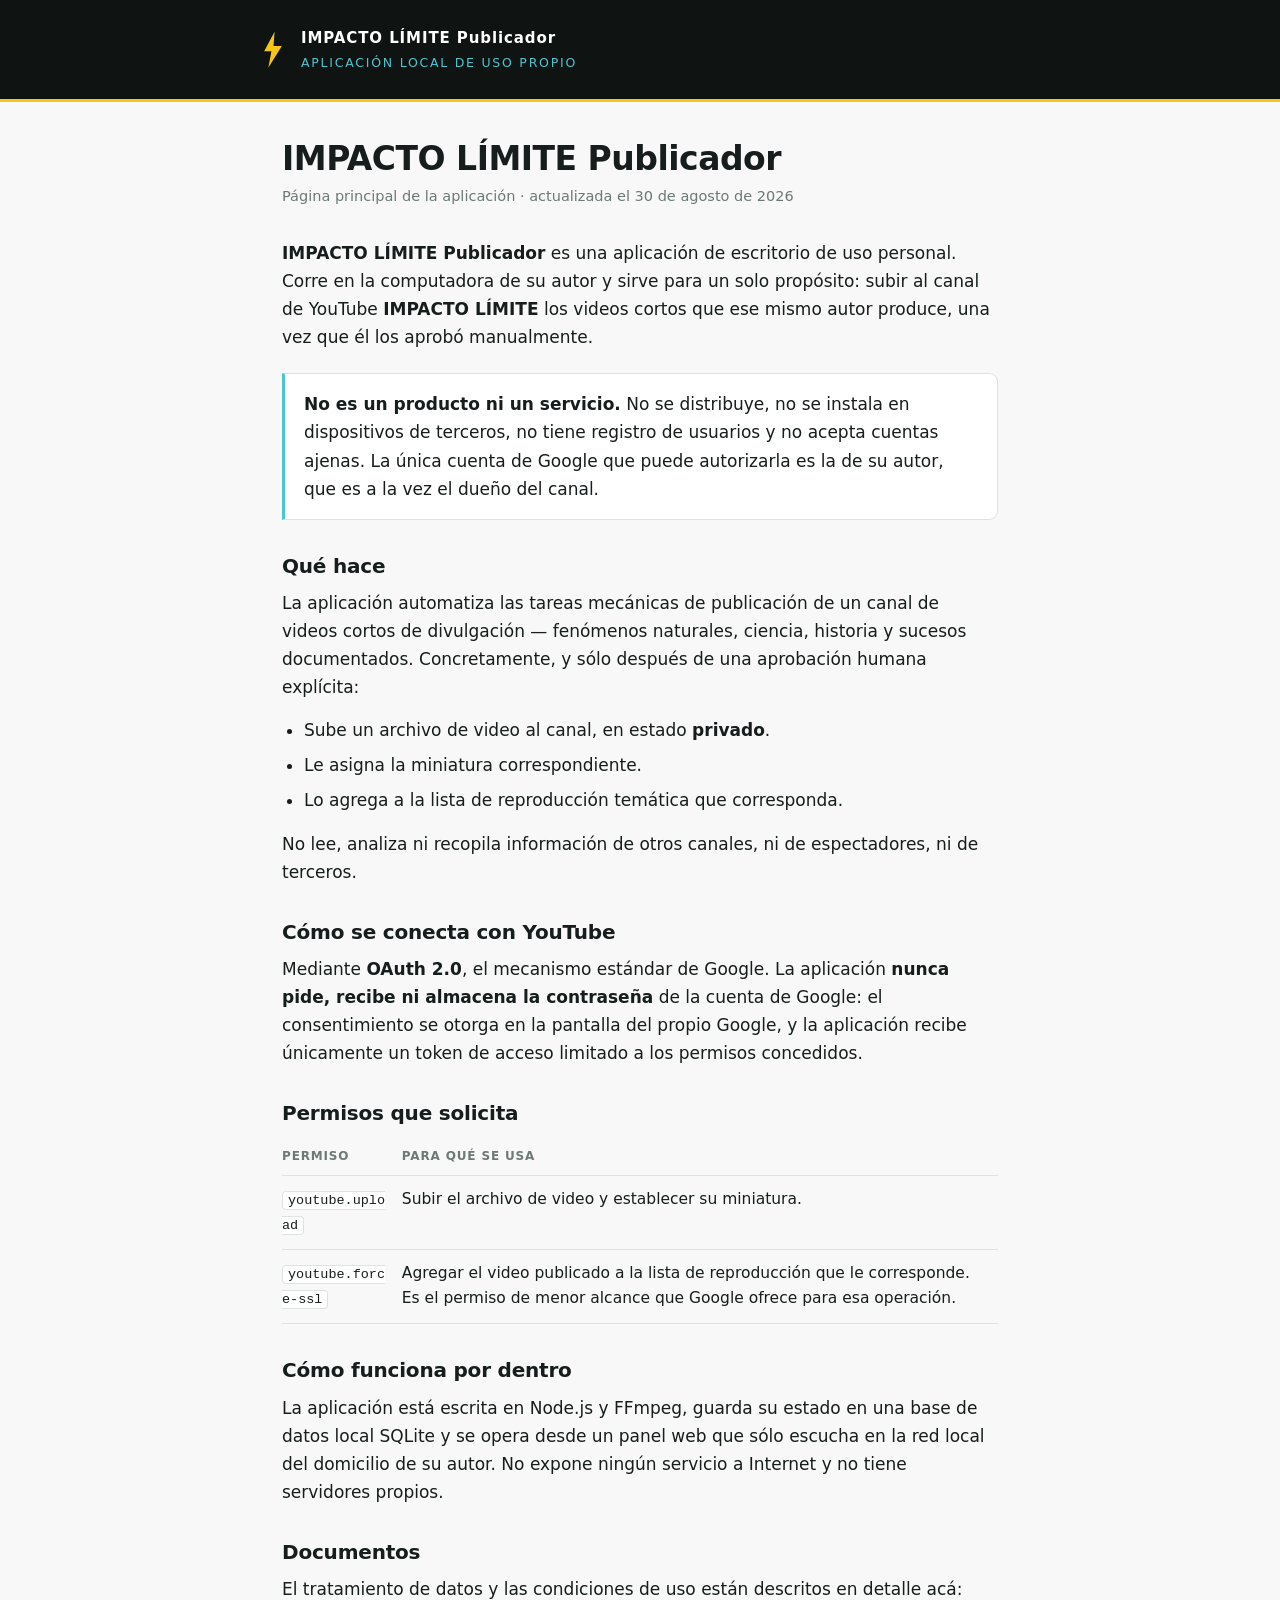
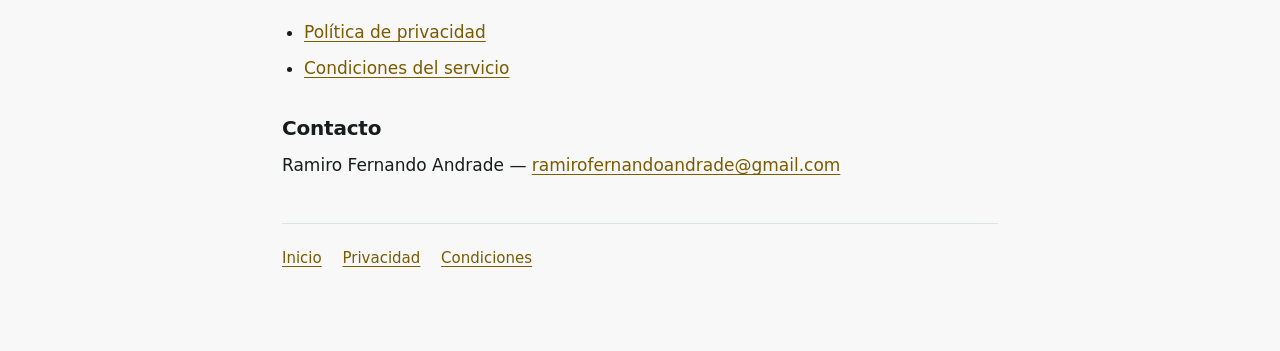
<file: index.html>
<!DOCTYPE html>
<html lang="es">
<head>
<meta charset="utf-8">
<meta name="viewport" content="width=device-width, initial-scale=1">
<title>IMPACTO LÍMITE Publicador</title>
<meta name="description" content="Aplicación local de uso propio que publica videos en el canal de YouTube IMPACTO LÍMITE mediante OAuth 2.0.">
<link rel="stylesheet" href="estilo.css">
</head>
<body>

<header class="marca">
  <div class="marca-int">
    <div class="rayo" aria-hidden="true"></div>
    <div class="marca-txt">IMPACTO LÍMITE Publicador<span>Aplicación local de uso propio</span></div>
  </div>
</header>

<main>
  <h1>IMPACTO LÍMITE Publicador</h1>
  <p class="fecha">Página principal de la aplicación · actualizada el 30 de agosto de 2026</p>

  <p><strong>IMPACTO LÍMITE Publicador</strong> es una aplicación de escritorio de uso personal.
  Corre en la computadora de su autor y sirve para un solo propósito: subir al canal de YouTube
  <strong>IMPACTO LÍMITE</strong> los videos cortos que ese mismo autor produce, una vez que él los
  aprobó manualmente.</p>

  <div class="destacado">
    <p><strong>No es un producto ni un servicio.</strong> No se distribuye, no se instala en
    dispositivos de terceros, no tiene registro de usuarios y no acepta cuentas ajenas. La única
    cuenta de Google que puede autorizarla es la de su autor, que es a la vez el dueño del canal.</p>
  </div>

  <h2>Qué hace</h2>
  <p>La aplicación automatiza las tareas mecánicas de publicación de un canal de videos cortos de
  divulgación — fenómenos naturales, ciencia, historia y sucesos documentados. Concretamente, y
  sólo después de una aprobación humana explícita:</p>
  <ul>
    <li>Sube un archivo de video al canal, en estado <strong>privado</strong>.</li>
    <li>Le asigna la miniatura correspondiente.</li>
    <li>Lo agrega a la lista de reproducción temática que corresponda.</li>
  </ul>
  <p>No lee, analiza ni recopila información de otros canales, ni de espectadores, ni de terceros.</p>

  <h2>Cómo se conecta con YouTube</h2>
  <p>Mediante <strong>OAuth 2.0</strong>, el mecanismo estándar de Google. La aplicación
  <strong>nunca pide, recibe ni almacena la contraseña</strong> de la cuenta de Google: el
  consentimiento se otorga en la pantalla del propio Google, y la aplicación recibe únicamente un
  token de acceso limitado a los permisos concedidos.</p>

  <h2>Permisos que solicita</h2>
  <div class="tabla-cont">
    <table>
      <thead><tr><th>Permiso</th><th>Para qué se usa</th></tr></thead>
      <tbody>
        <tr>
          <td><code>youtube.upload</code></td>
          <td>Subir el archivo de video y establecer su miniatura.</td>
        </tr>
        <tr>
          <td><code>youtube.force-ssl</code></td>
          <td>Agregar el video publicado a la lista de reproducción que le corresponde. Es el
          permiso de menor alcance que Google ofrece para esa operación.</td>
        </tr>
      </tbody>
    </table>
  </div>

  <h2>Cómo funciona por dentro</h2>
  <p>La aplicación está escrita en Node.js y FFmpeg, guarda su estado en una base de datos local
  SQLite y se opera desde un panel web que sólo escucha en la red local del domicilio de su autor.
  No expone ningún servicio a Internet y no tiene servidores propios.</p>

  <h2>Documentos</h2>
  <p>El tratamiento de datos y las condiciones de uso están descritos en detalle acá:</p>
  <ul>
    <li><a href="privacidad.html">Política de privacidad</a></li>
    <li><a href="terminos.html">Condiciones del servicio</a></li>
  </ul>

  <h2>Contacto</h2>
  <p>Ramiro Fernando Andrade — <a href="mailto:ramirofernandoandrade@gmail.com">ramirofernandoandrade@gmail.com</a></p>

  <nav class="pie">
    <a href="index.html">Inicio</a>
    <a href="privacidad.html">Privacidad</a>
    <a href="terminos.html">Condiciones</a>
  </nav>
</main>

</body>
</html>
</file>
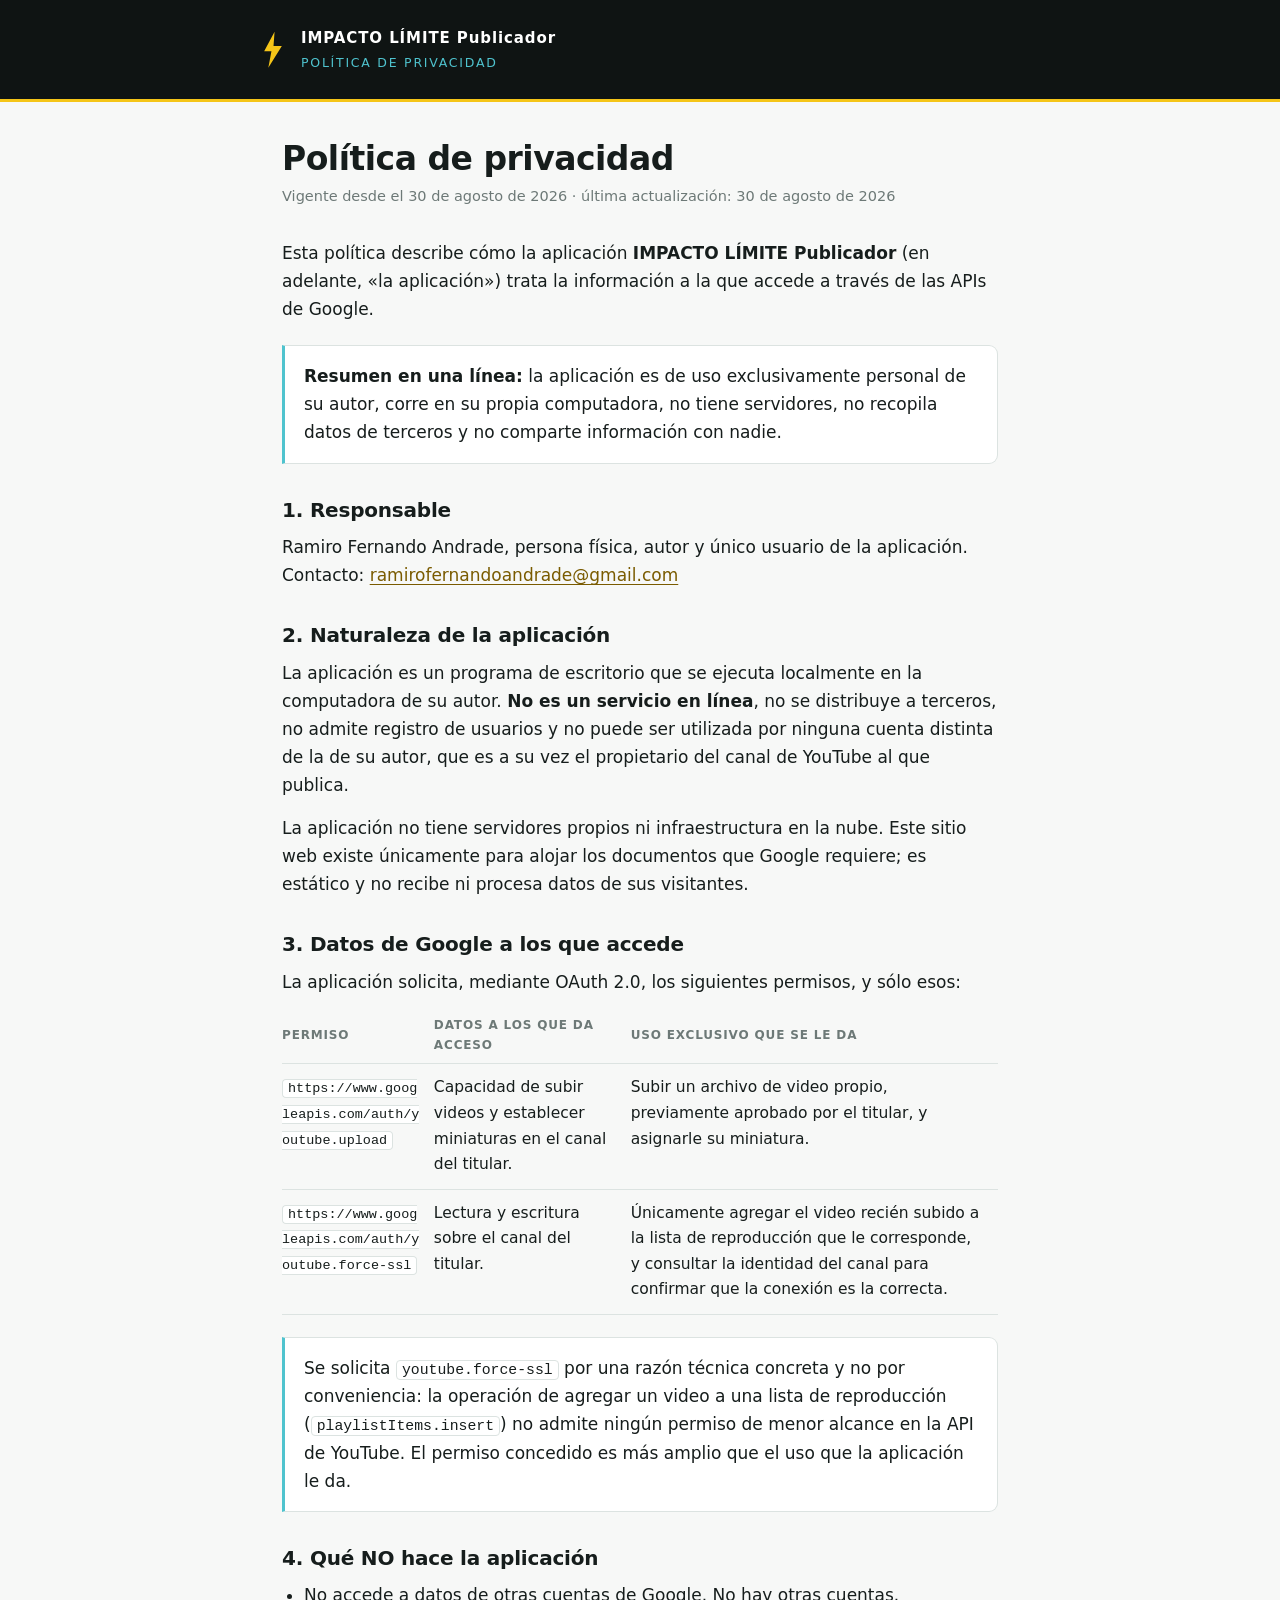
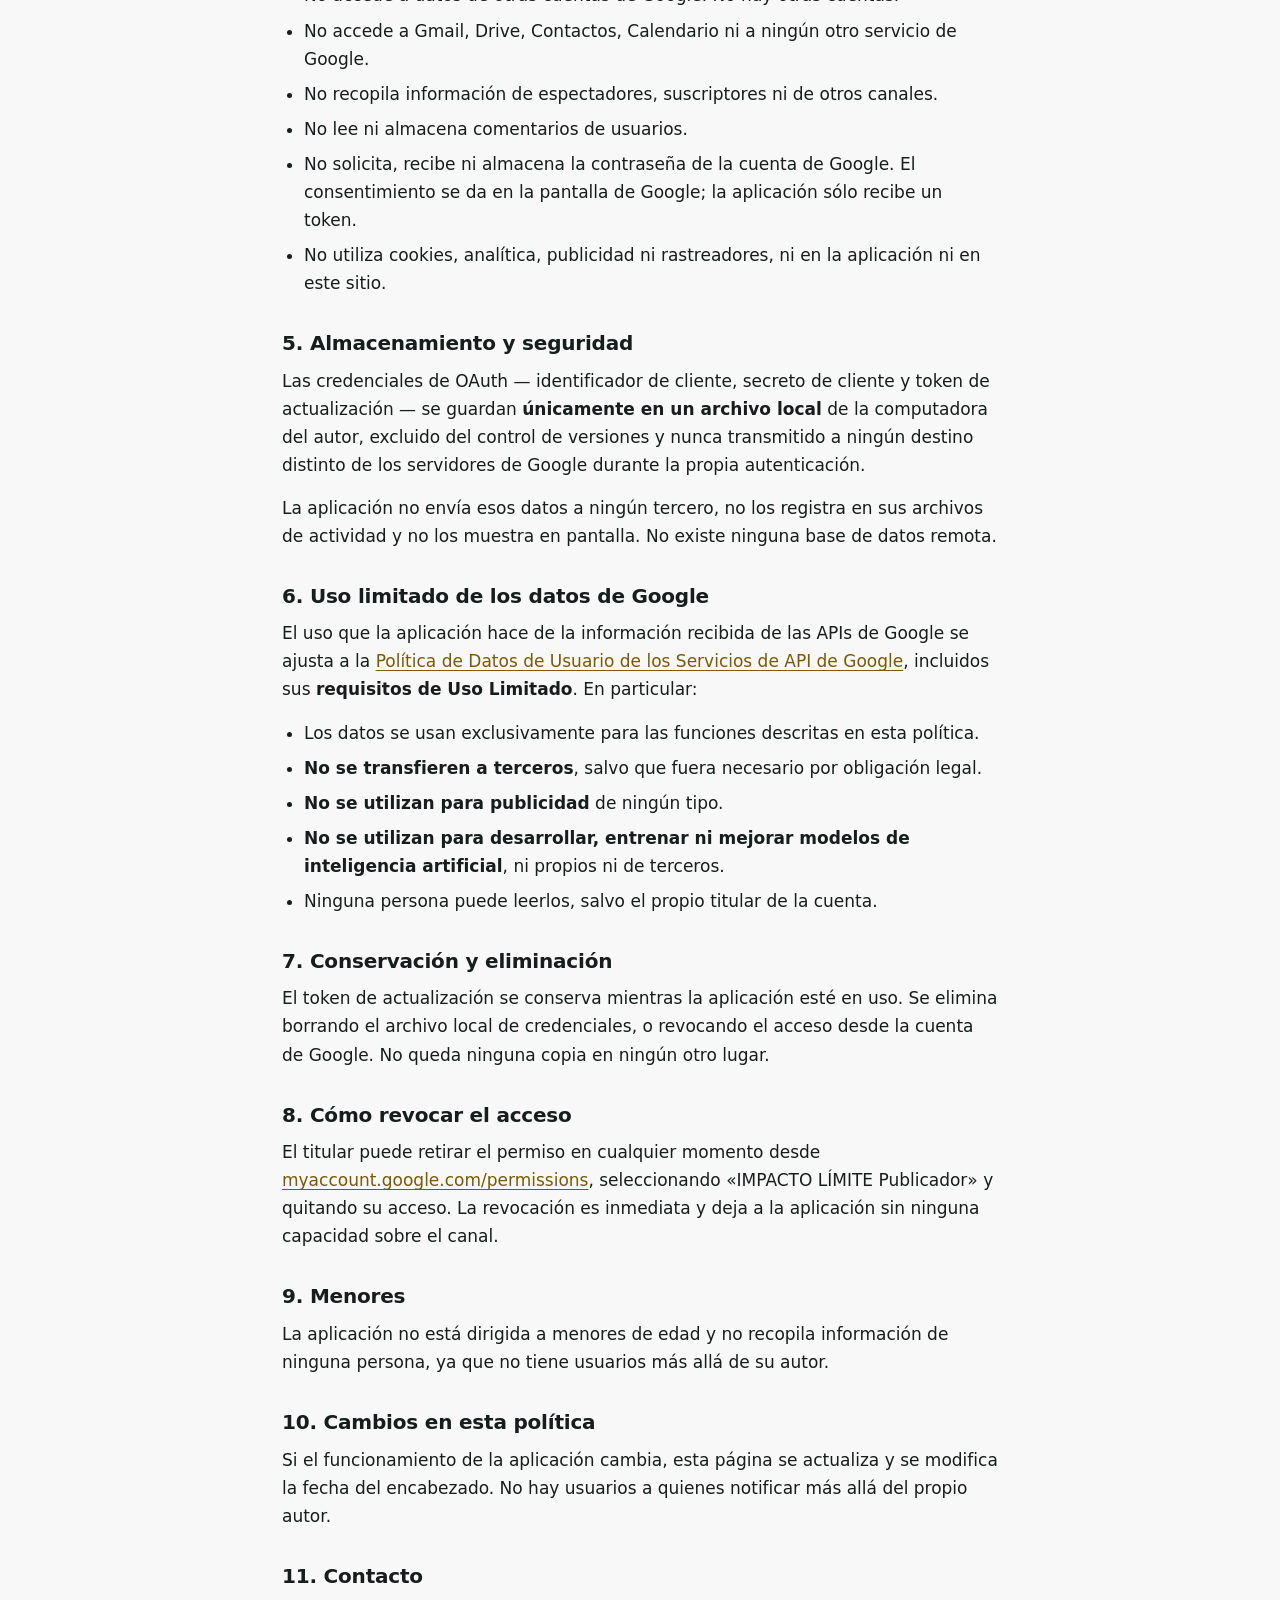
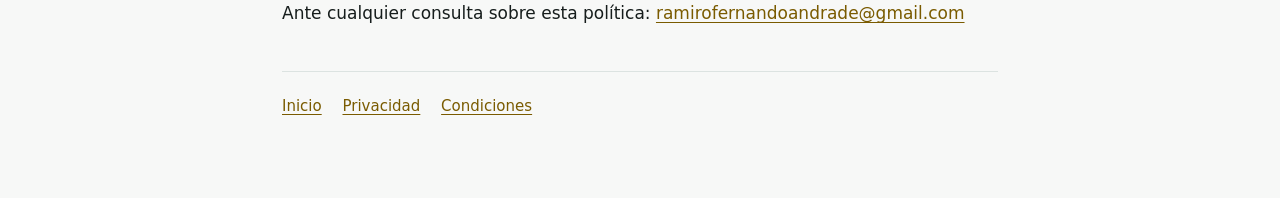
<file: privacidad.html>
<!DOCTYPE html>
<html lang="es">
<head>
<meta charset="utf-8">
<meta name="viewport" content="width=device-width, initial-scale=1">
<title>Política de privacidad — IMPACTO LÍMITE Publicador</title>
<meta name="description" content="Política de privacidad de IMPACTO LÍMITE Publicador: qué datos de Google usa la aplicación, cómo los almacena y cómo revocar el acceso.">
<link rel="stylesheet" href="estilo.css">
</head>
<body>

<header class="marca">
  <div class="marca-int">
    <div class="rayo" aria-hidden="true"></div>
    <div class="marca-txt">IMPACTO LÍMITE Publicador<span>Política de privacidad</span></div>
  </div>
</header>

<main>
  <h1>Política de privacidad</h1>
  <p class="fecha">Vigente desde el 30 de agosto de 2026 · última actualización: 30 de agosto de 2026</p>

  <p>Esta política describe cómo la aplicación <strong>IMPACTO LÍMITE Publicador</strong> (en
  adelante, «la aplicación») trata la información a la que accede a través de las APIs de Google.</p>

  <div class="destacado">
    <p><strong>Resumen en una línea:</strong> la aplicación es de uso exclusivamente personal de su
    autor, corre en su propia computadora, no tiene servidores, no recopila datos de terceros y no
    comparte información con nadie.</p>
  </div>

  <h2>1. Responsable</h2>
  <p>Ramiro Fernando Andrade, persona física, autor y único usuario de la aplicación.<br>
  Contacto: <a href="mailto:ramirofernandoandrade@gmail.com">ramirofernandoandrade@gmail.com</a></p>

  <h2>2. Naturaleza de la aplicación</h2>
  <p>La aplicación es un programa de escritorio que se ejecuta localmente en la computadora de su
  autor. <strong>No es un servicio en línea</strong>, no se distribuye a terceros, no admite
  registro de usuarios y no puede ser utilizada por ninguna cuenta distinta de la de su autor, que
  es a su vez el propietario del canal de YouTube al que publica.</p>
  <p>La aplicación no tiene servidores propios ni infraestructura en la nube. Este sitio web existe
  únicamente para alojar los documentos que Google requiere; es estático y no recibe ni procesa
  datos de sus visitantes.</p>

  <h2>3. Datos de Google a los que accede</h2>
  <p>La aplicación solicita, mediante OAuth 2.0, los siguientes permisos, y sólo esos:</p>
  <div class="tabla-cont">
    <table>
      <thead><tr><th>Permiso</th><th>Datos a los que da acceso</th><th>Uso exclusivo que se le da</th></tr></thead>
      <tbody>
        <tr>
          <td><code>https://www.googleapis.com/auth/youtube.upload</code></td>
          <td>Capacidad de subir videos y establecer miniaturas en el canal del titular.</td>
          <td>Subir un archivo de video propio, previamente aprobado por el titular, y asignarle su
          miniatura.</td>
        </tr>
        <tr>
          <td><code>https://www.googleapis.com/auth/youtube.force-ssl</code></td>
          <td>Lectura y escritura sobre el canal del titular.</td>
          <td>Únicamente agregar el video recién subido a la lista de reproducción que le
          corresponde, y consultar la identidad del canal para confirmar que la conexión es la
          correcta.</td>
        </tr>
      </tbody>
    </table>
  </div>

  <div class="destacado">
    <p>Se solicita <code>youtube.force-ssl</code> por una razón técnica concreta y no por
    conveniencia: la operación de agregar un video a una lista de reproducción
    (<code>playlistItems.insert</code>) no admite ningún permiso de menor alcance en la API de
    YouTube. El permiso concedido es más amplio que el uso que la aplicación le da.</p>
  </div>

  <h2>4. Qué NO hace la aplicación</h2>
  <ul>
    <li>No accede a datos de otras cuentas de Google. No hay otras cuentas.</li>
    <li>No accede a Gmail, Drive, Contactos, Calendario ni a ningún otro servicio de Google.</li>
    <li>No recopila información de espectadores, suscriptores ni de otros canales.</li>
    <li>No lee ni almacena comentarios de usuarios.</li>
    <li>No solicita, recibe ni almacena la contraseña de la cuenta de Google. El consentimiento se
    da en la pantalla de Google; la aplicación sólo recibe un token.</li>
    <li>No utiliza cookies, analítica, publicidad ni rastreadores, ni en la aplicación ni en este
    sitio.</li>
  </ul>

  <h2>5. Almacenamiento y seguridad</h2>
  <p>Las credenciales de OAuth — identificador de cliente, secreto de cliente y token de
  actualización — se guardan <strong>únicamente en un archivo local</strong> de la computadora del
  autor, excluido del control de versiones y nunca transmitido a ningún destino distinto de los
  servidores de Google durante la propia autenticación.</p>
  <p>La aplicación no envía esos datos a ningún tercero, no los registra en sus archivos de
  actividad y no los muestra en pantalla. No existe ninguna base de datos remota.</p>

  <h2>6. Uso limitado de los datos de Google</h2>
  <p>El uso que la aplicación hace de la información recibida de las APIs de Google se ajusta a la
  <a href="https://developers.google.com/terms/api-services-user-data-policy" rel="noopener">Política
  de Datos de Usuario de los Servicios de API de Google</a>, incluidos sus
  <strong>requisitos de Uso Limitado</strong>. En particular:</p>
  <ul>
    <li>Los datos se usan exclusivamente para las funciones descritas en esta política.</li>
    <li><strong>No se transfieren a terceros</strong>, salvo que fuera necesario por obligación
    legal.</li>
    <li><strong>No se utilizan para publicidad</strong> de ningún tipo.</li>
    <li><strong>No se utilizan para desarrollar, entrenar ni mejorar modelos de inteligencia
    artificial</strong>, ni propios ni de terceros.</li>
    <li>Ninguna persona puede leerlos, salvo el propio titular de la cuenta.</li>
  </ul>

  <h2>7. Conservación y eliminación</h2>
  <p>El token de actualización se conserva mientras la aplicación esté en uso. Se elimina borrando
  el archivo local de credenciales, o revocando el acceso desde la cuenta de Google. No queda
  ninguna copia en ningún otro lugar.</p>

  <h2>8. Cómo revocar el acceso</h2>
  <p>El titular puede retirar el permiso en cualquier momento desde
  <a href="https://myaccount.google.com/permissions" rel="noopener">myaccount.google.com/permissions</a>,
  seleccionando «IMPACTO LÍMITE Publicador» y quitando su acceso. La revocación es inmediata y deja
  a la aplicación sin ninguna capacidad sobre el canal.</p>

  <h2>9. Menores</h2>
  <p>La aplicación no está dirigida a menores de edad y no recopila información de ninguna persona,
  ya que no tiene usuarios más allá de su autor.</p>

  <h2>10. Cambios en esta política</h2>
  <p>Si el funcionamiento de la aplicación cambia, esta página se actualiza y se modifica la fecha
  del encabezado. No hay usuarios a quienes notificar más allá del propio autor.</p>

  <h2>11. Contacto</h2>
  <p>Ante cualquier consulta sobre esta política:
  <a href="mailto:ramirofernandoandrade@gmail.com">ramirofernandoandrade@gmail.com</a></p>

  <nav class="pie">
    <a href="index.html">Inicio</a>
    <a href="privacidad.html">Privacidad</a>
    <a href="terminos.html">Condiciones</a>
  </nav>
</main>

</body>
</html>
</file>
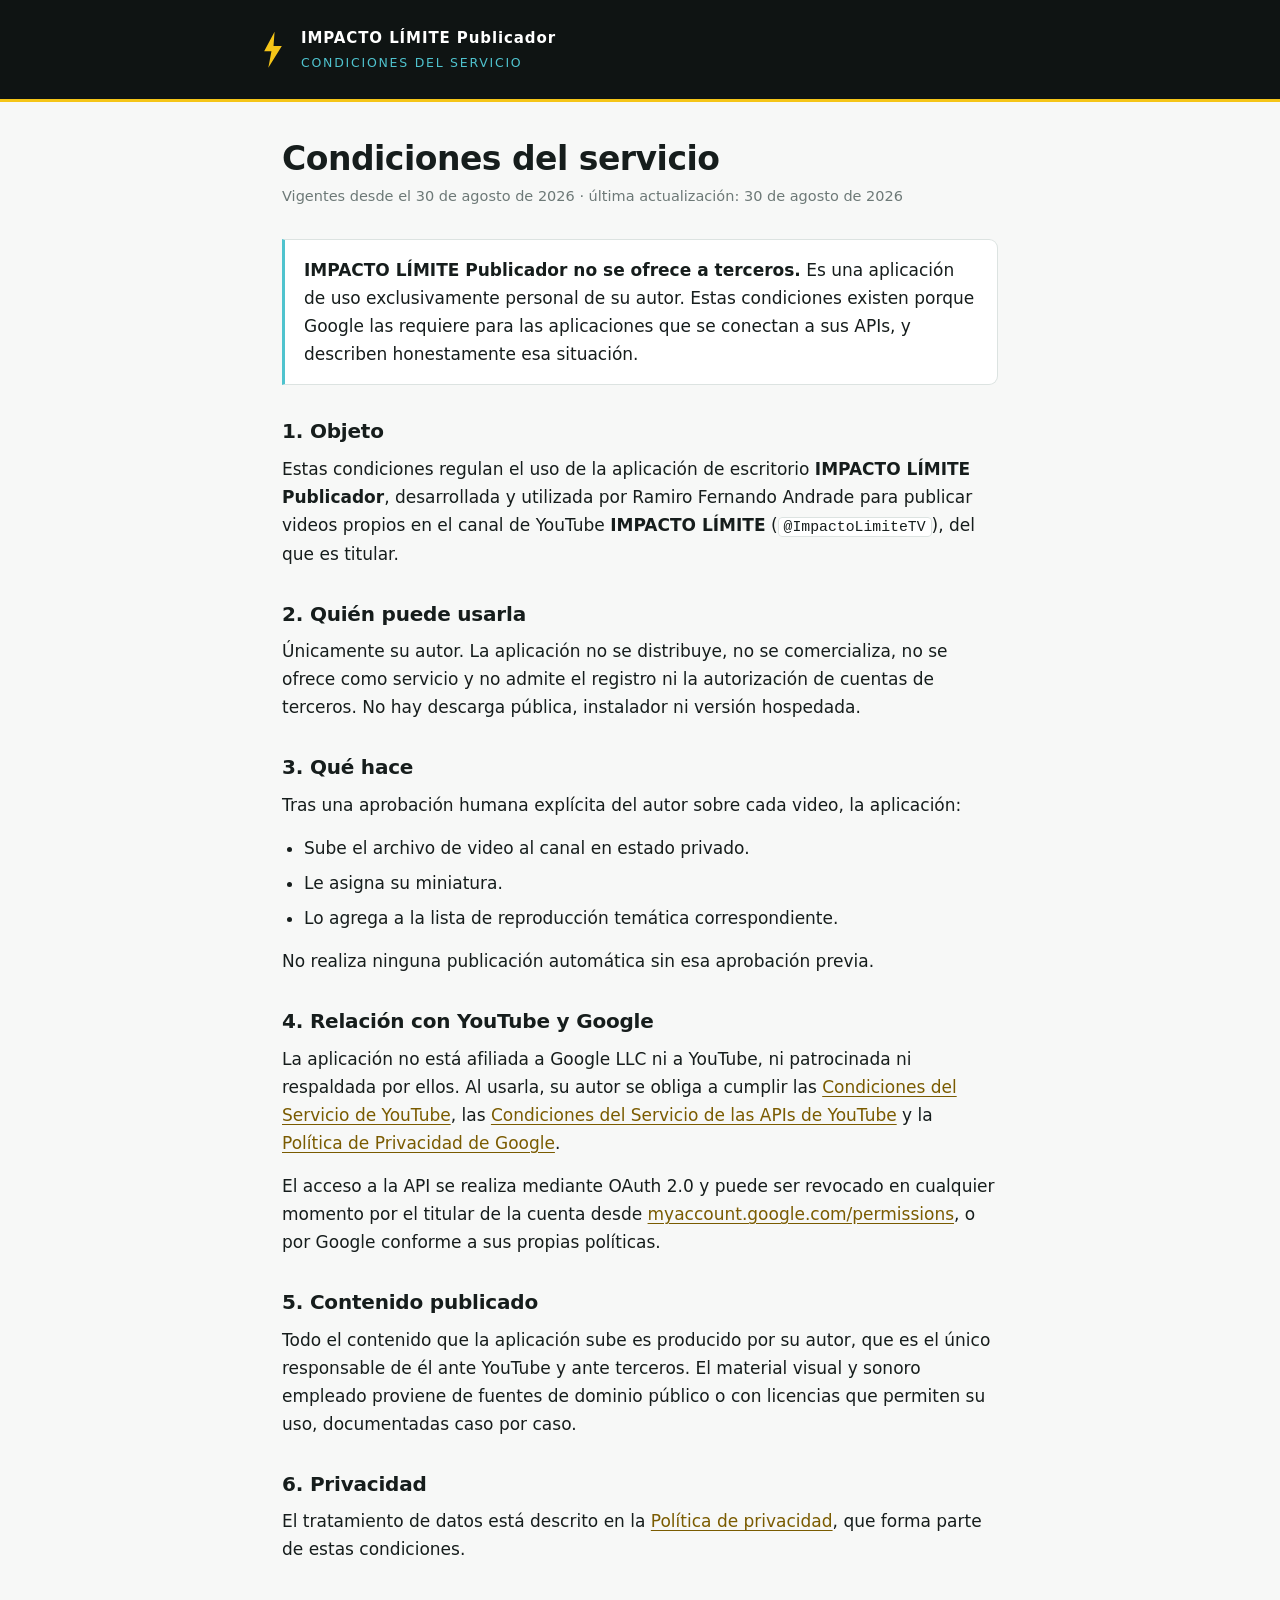
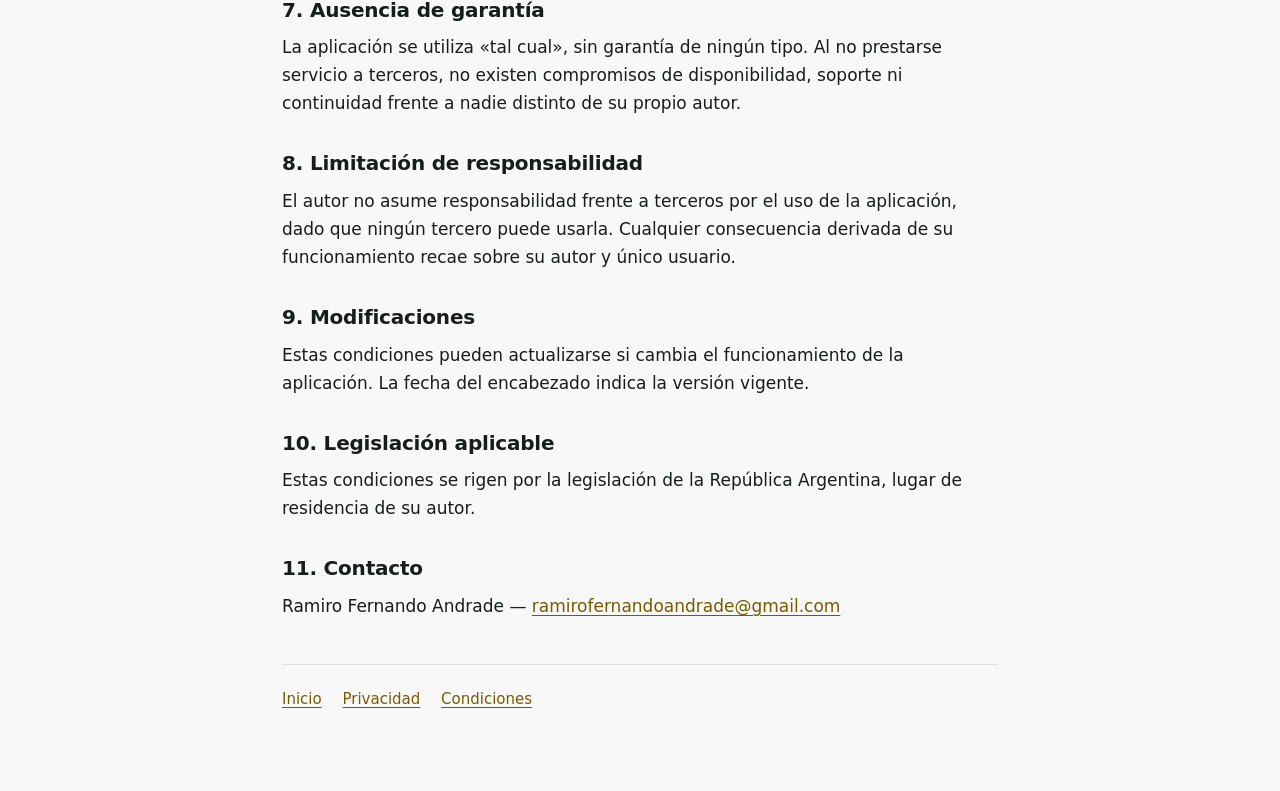
<file: terminos.html>
<!DOCTYPE html>
<html lang="es">
<head>
<meta charset="utf-8">
<meta name="viewport" content="width=device-width, initial-scale=1">
<title>Condiciones del servicio — IMPACTO LÍMITE Publicador</title>
<meta name="description" content="Condiciones del servicio de IMPACTO LÍMITE Publicador, aplicación local de uso propio conectada a YouTube mediante OAuth 2.0.">
<link rel="stylesheet" href="estilo.css">
</head>
<body>

<header class="marca">
  <div class="marca-int">
    <div class="rayo" aria-hidden="true"></div>
    <div class="marca-txt">IMPACTO LÍMITE Publicador<span>Condiciones del servicio</span></div>
  </div>
</header>

<main>
  <h1>Condiciones del servicio</h1>
  <p class="fecha">Vigentes desde el 30 de agosto de 2026 · última actualización: 30 de agosto de 2026</p>

  <div class="destacado">
    <p><strong>IMPACTO LÍMITE Publicador no se ofrece a terceros.</strong> Es una aplicación de uso
    exclusivamente personal de su autor. Estas condiciones existen porque Google las requiere para
    las aplicaciones que se conectan a sus APIs, y describen honestamente esa situación.</p>
  </div>

  <h2>1. Objeto</h2>
  <p>Estas condiciones regulan el uso de la aplicación de escritorio <strong>IMPACTO LÍMITE
  Publicador</strong>, desarrollada y utilizada por Ramiro Fernando Andrade para publicar videos
  propios en el canal de YouTube <strong>IMPACTO LÍMITE</strong> (<code>@ImpactoLimiteTV</code>),
  del que es titular.</p>

  <h2>2. Quién puede usarla</h2>
  <p>Únicamente su autor. La aplicación no se distribuye, no se comercializa, no se ofrece como
  servicio y no admite el registro ni la autorización de cuentas de terceros. No hay descarga
  pública, instalador ni versión hospedada.</p>

  <h2>3. Qué hace</h2>
  <p>Tras una aprobación humana explícita del autor sobre cada video, la aplicación:</p>
  <ul>
    <li>Sube el archivo de video al canal en estado privado.</li>
    <li>Le asigna su miniatura.</li>
    <li>Lo agrega a la lista de reproducción temática correspondiente.</li>
  </ul>
  <p>No realiza ninguna publicación automática sin esa aprobación previa.</p>

  <h2>4. Relación con YouTube y Google</h2>
  <p>La aplicación no está afiliada a Google LLC ni a YouTube, ni patrocinada ni respaldada por
  ellos. Al usarla, su autor se obliga a cumplir las
  <a href="https://www.youtube.com/t/terms" rel="noopener">Condiciones del Servicio de YouTube</a>,
  las <a href="https://developers.google.com/youtube/terms/api-services-terms-of-service" rel="noopener">Condiciones
  del Servicio de las APIs de YouTube</a> y la
  <a href="https://policies.google.com/privacy" rel="noopener">Política de Privacidad de Google</a>.</p>
  <p>El acceso a la API se realiza mediante OAuth 2.0 y puede ser revocado en cualquier momento por
  el titular de la cuenta desde
  <a href="https://myaccount.google.com/permissions" rel="noopener">myaccount.google.com/permissions</a>,
  o por Google conforme a sus propias políticas.</p>

  <h2>5. Contenido publicado</h2>
  <p>Todo el contenido que la aplicación sube es producido por su autor, que es el único
  responsable de él ante YouTube y ante terceros. El material visual y sonoro empleado proviene de
  fuentes de dominio público o con licencias que permiten su uso, documentadas caso por caso.</p>

  <h2>6. Privacidad</h2>
  <p>El tratamiento de datos está descrito en la <a href="privacidad.html">Política de
  privacidad</a>, que forma parte de estas condiciones.</p>

  <h2>7. Ausencia de garantía</h2>
  <p>La aplicación se utiliza «tal cual», sin garantía de ningún tipo. Al no prestarse servicio a
  terceros, no existen compromisos de disponibilidad, soporte ni continuidad frente a nadie
  distinto de su propio autor.</p>

  <h2>8. Limitación de responsabilidad</h2>
  <p>El autor no asume responsabilidad frente a terceros por el uso de la aplicación, dado que
  ningún tercero puede usarla. Cualquier consecuencia derivada de su funcionamiento recae sobre su
  autor y único usuario.</p>

  <h2>9. Modificaciones</h2>
  <p>Estas condiciones pueden actualizarse si cambia el funcionamiento de la aplicación. La fecha
  del encabezado indica la versión vigente.</p>

  <h2>10. Legislación aplicable</h2>
  <p>Estas condiciones se rigen por la legislación de la República Argentina, lugar de residencia
  de su autor.</p>

  <h2>11. Contacto</h2>
  <p>Ramiro Fernando Andrade —
  <a href="mailto:ramirofernandoandrade@gmail.com">ramirofernandoandrade@gmail.com</a></p>

  <nav class="pie">
    <a href="index.html">Inicio</a>
    <a href="privacidad.html">Privacidad</a>
    <a href="terminos.html">Condiciones</a>
  </nav>
</main>

</body>
</html>
</file>
<file: estilo.css>
/* IMPACTO LÍMITE Publicador — páginas legales públicas.
   Sobrio a propósito: son documentos que alguien lee para entender qué hace la
   aplicación con sus datos, no una página de venta. */

:root{
  --carbon:#0F1413;
  --rayo:#F5C518;
  --turquesa:#4FC3CE;

  --fondo:#F7F8F7;
  --superficie:#FFFFFF;
  --texto:#161D1C;
  --texto-2:#4B5654;
  --texto-3:#6D7977;
  --borde:#DCE3E1;
  --acento-tinta:#7A5B00;
}
@media (prefers-color-scheme:dark){
  :root{
    --fondo:#0F1413;
    --superficie:#171E1D;
    --texto:#ECF1EF;
    --texto-2:#A2AFAC;
    --texto-3:#84918E;
    --borde:#2A3433;
    --acento-tinta:#F5C518;
  }
}

*{box-sizing:border-box}
html{-webkit-text-size-adjust:100%}
body{
  margin:0;
  background:var(--fondo);
  color:var(--texto);
  font-family:"Segoe UI",Roboto,-apple-system,system-ui,sans-serif;
  font-size:17px;
  line-height:1.65;
}

header.marca{
  background:var(--carbon);
  border-bottom:3px solid var(--rayo);
  padding:26px 22px;
}
.marca-int{
  max-width:760px;margin:0 auto;
  display:flex;gap:15px;align-items:center;
}
.rayo{
  width:26px;height:36px;flex:none;
  background:var(--rayo);
  clip-path:polygon(56% 0%, 16% 54%, 44% 54%, 32% 100%, 84% 40%, 52% 40%);
}
.marca-txt{font-weight:700;font-size:15px;letter-spacing:.06em;color:#fff}
.marca-txt span{color:var(--turquesa);font-weight:400;display:block;font-size:12.5px;letter-spacing:.14em;text-transform:uppercase;margin-top:2px}

main{max-width:760px;margin:0 auto;padding:38px 22px 80px}

h1{
  font-size:clamp(25px,5.2vw,33px);
  line-height:1.18;letter-spacing:-.015em;
  margin:0 0 6px;text-wrap:balance;
}
.fecha{color:var(--texto-3);font-size:14.5px;margin:0 0 30px}
h2{
  font-size:20px;line-height:1.28;letter-spacing:-.01em;
  margin:34px 0 10px;text-wrap:balance;
}
h3{font-size:17px;margin:24px 0 8px}
p{margin:0 0 15px}
ul{margin:0 0 15px;padding-left:22px}
li{margin-bottom:7px}
a{color:var(--acento-tinta);text-underline-offset:3px}
strong{font-weight:600}
code{
  font-family:Consolas,ui-monospace,monospace;font-size:.87em;
  background:var(--superficie);border:1px solid var(--borde);
  border-radius:4px;padding:1px 5px;word-break:break-word;
}

.destacado{
  background:var(--superficie);
  border:1px solid var(--borde);
  border-left:3px solid var(--turquesa);
  border-radius:0 9px 9px 0;
  padding:16px 19px;margin:22px 0;
}
.destacado p:last-child{margin-bottom:0}

.tabla-cont{overflow-x:auto;margin:20px 0}
table{border-collapse:collapse;width:100%;min-width:460px;font-size:15.5px}
th{
  text-align:left;font-size:12px;letter-spacing:.07em;text-transform:uppercase;
  color:var(--texto-3);padding:0 14px 8px 0;border-bottom:1.5px solid var(--borde);
}
td{padding:11px 14px 11px 0;border-bottom:1px solid var(--borde);vertical-align:top}

nav.pie{
  border-top:1px solid var(--borde);
  margin-top:44px;padding-top:22px;
  font-size:15px;color:var(--texto-3);
}
nav.pie a{margin-right:16px;display:inline-block}
</file>
